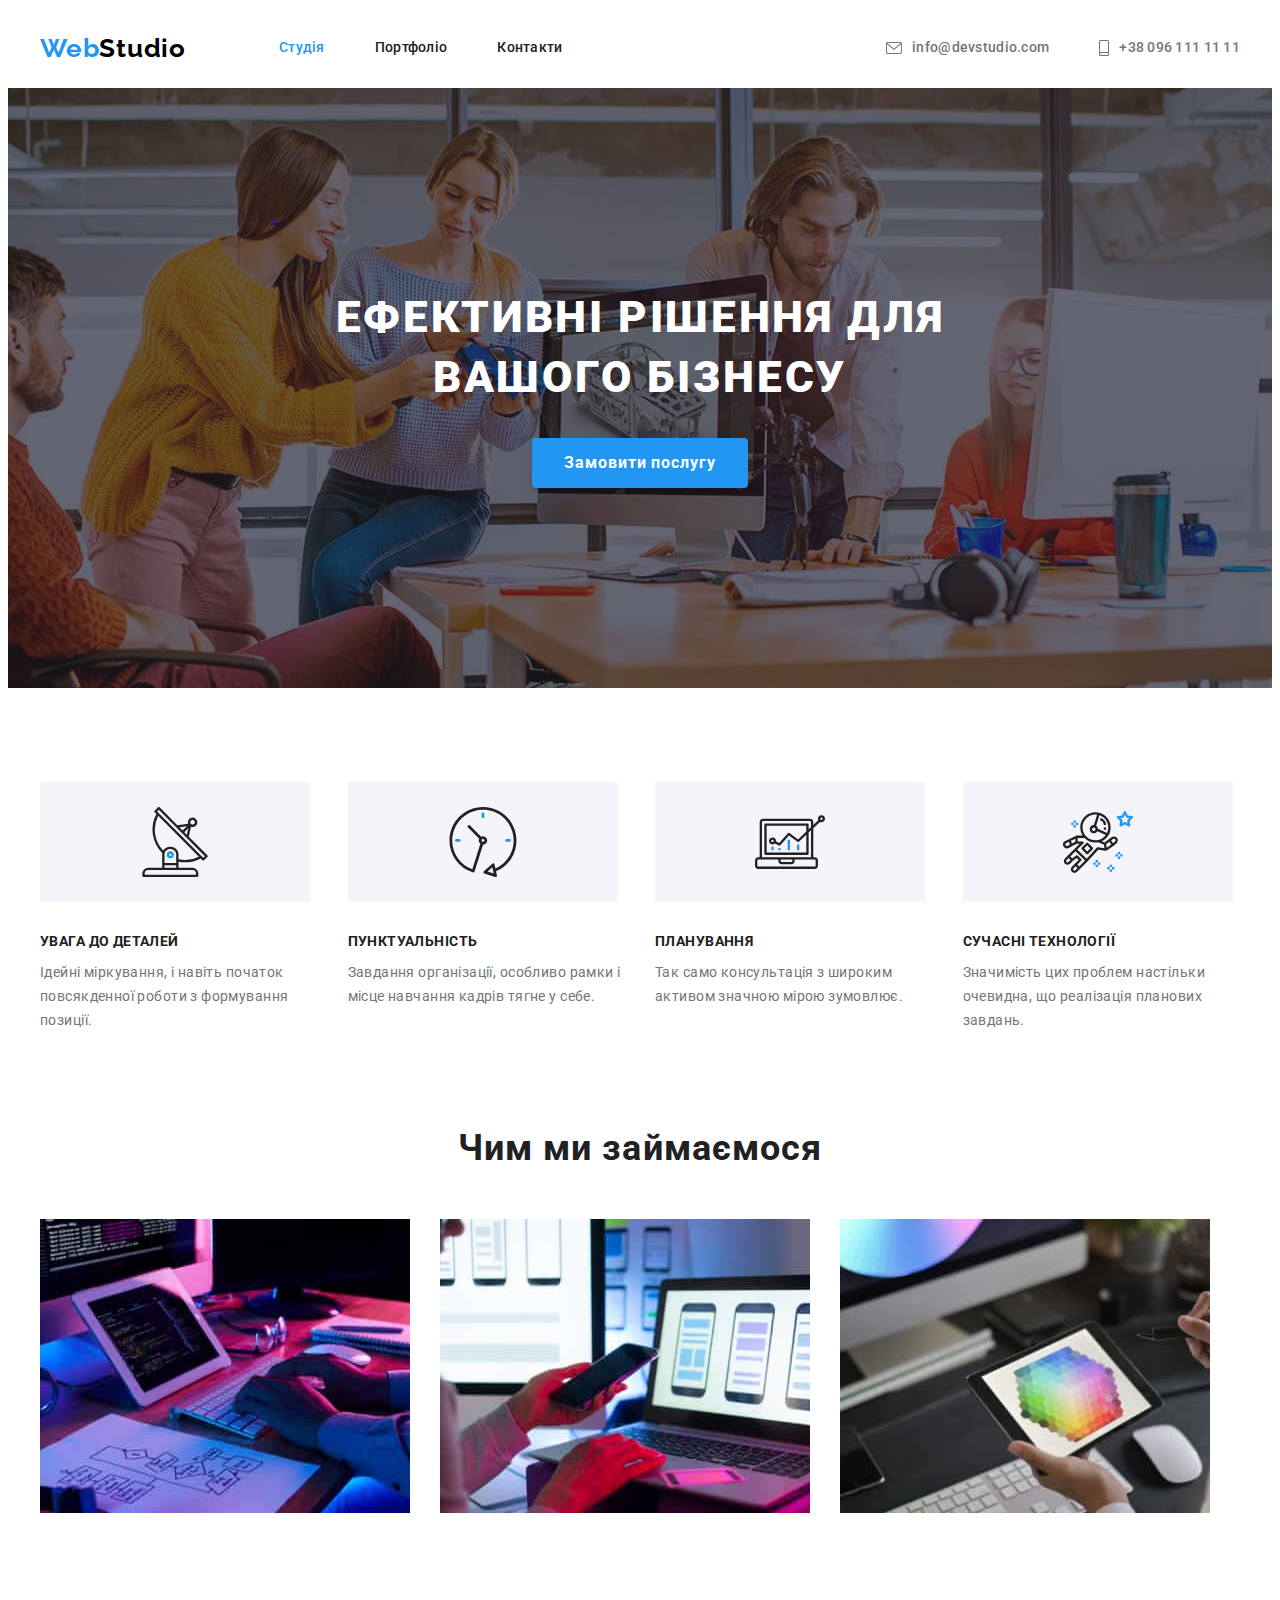
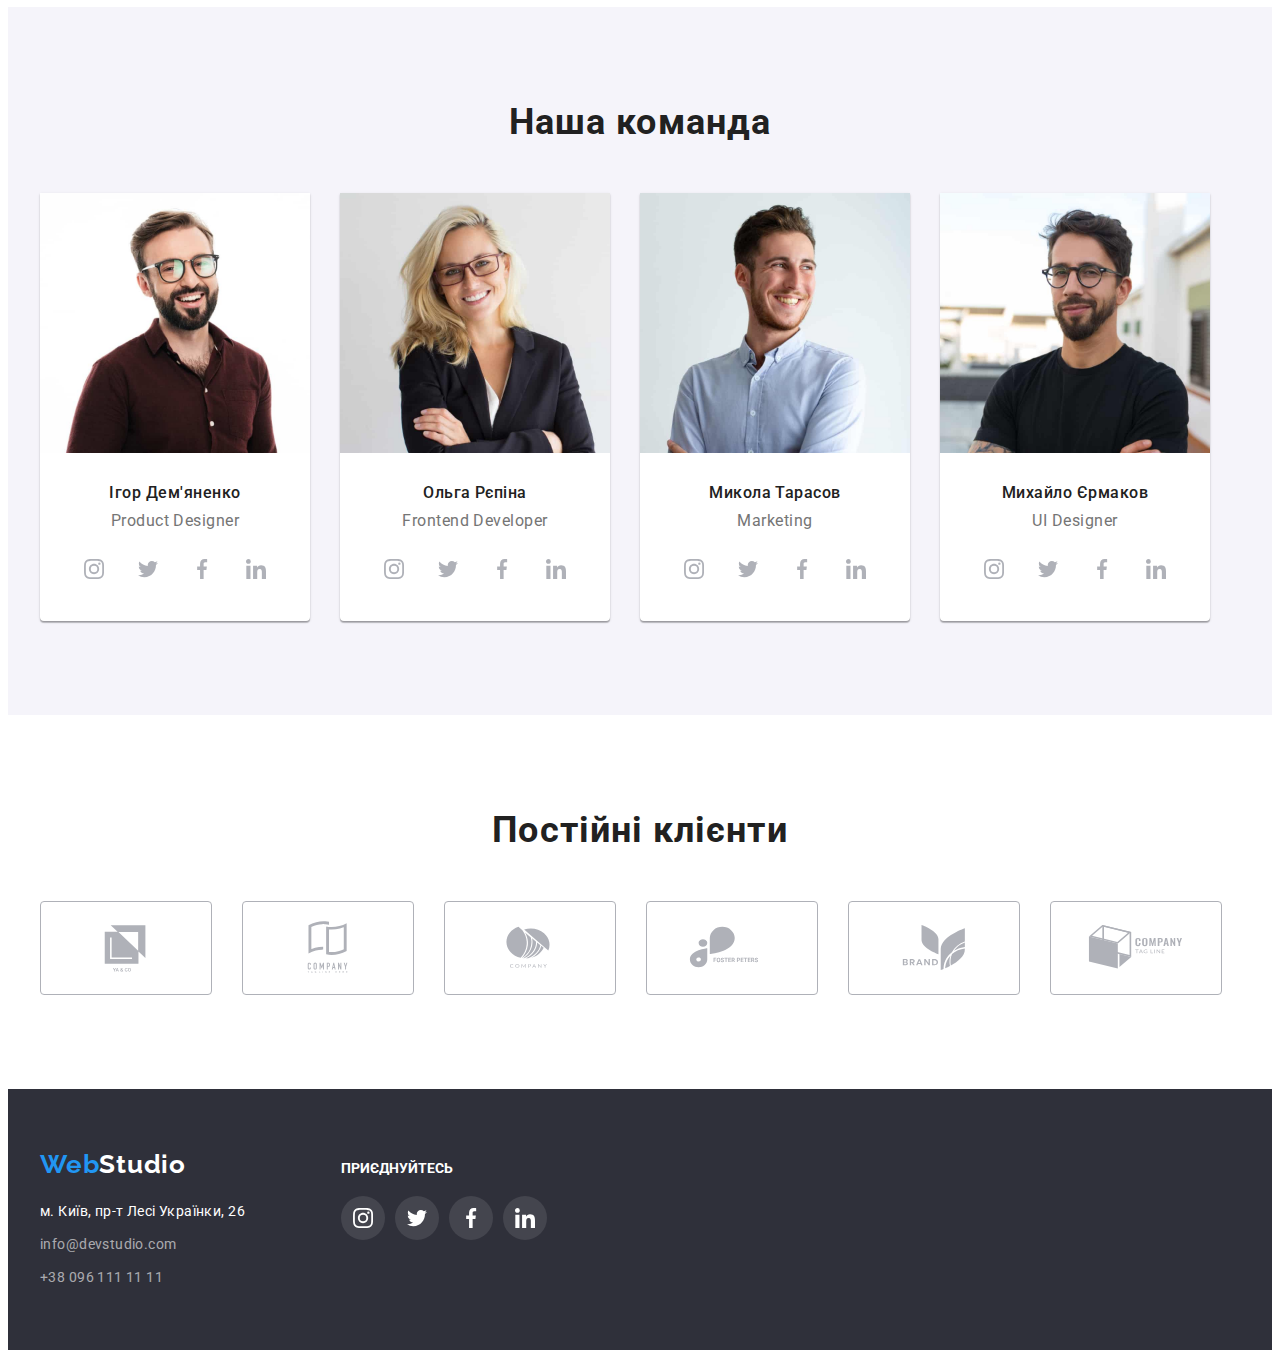
<file: index.html>
<!DOCTYPE html>
<html lang="uk">
  <head>
    <meta charset="utf-8" />
    <meta http-equiv="x-ua-Compatible" content="ie=edge" />
    <meta name="viewport" content="width=device-width, initial-scale=1.0" />
    <title>Студія</title>
    <link rel="preconnect" href="https://fonts.googleapis.com" />
    <link rel="preconnect" href="https://fonts.gstatic.com" crossorigin />
    <link
      href="https://fonts.googleapis.com/css2?family=Raleway:wght@700&family=Roboto:wght@400;500;700;900&display=swap"
      rel="stylesheet"
    />
    <link
      rel="stylesheet"
      href="https://cdnjs.cloudflare.com/ajax/libs/modern-normalize/1.1.0/modern-normalize.min.css"
      integrity="sha512-wpPYUAdjBVSE4KJnH1VR1HeZfpl1ub8YT/NKx4PuQ5NmX2tKuGu6U/JRp5y+Y8XG2tV+wKQpNHVUX03MfMFn9Q=="
      crossorigin="anonymous"
      referrerpolicy="no-referrer"
    />
    <link rel="stylesheet" href="./css/styles.css" />
  </head>

  <body>
    <!-- Шапка -->
    <header class="header">
      <div class="container">
        <a href="./index.html" class="logo"><span class="logo-accent">Web</span>Studio</a>

        <nav>
          <ul class="site-nav list">
            <li class="nav-item"><a href="/" class="link current">Студія</a></li>
            <li class="nav-item"><a href="./portfolio.html" class="link">Портфоліо</a></li>
            <li class="nav-item"><a href="" class="link">Контакти</a></li>
          </ul>
        </nav>
        <ul class="contact list">
          <li class="contact-item">
            <a href="mailto:info@devstudio.com" class="header-mail link" aria-label="Пошта іконка"
              >info@devstudio.com
              <svg width="16" height="12" class="header-icon">
                <use href="./images/icons.svg#envelope"></use>
              </svg>
            </a>
          </li>
          <li class="contact-item">
            <a href="tel:+380961111111" class="header-tel link" aria-label="Телефон іконка"
              >+38 096 111 11 11
              <svg width="10" height="16" class="header-icon">
                <use href="./images/icons.svg#smartphone"></use>
              </svg>
            </a>
          </li>
        </ul>
      </div>
    </header>

    <!-- Основна частина -->
    <main>
      <!-- Hero -->
      <section class="hero">
        <div class="container">
          <h1 class="hero-title">Ефективні рішення для<br />вашого бізнесу</h1>
          <button type="button" class="btn" aria-label="Замовити послугу">Замовити послугу</button>
        </div>
      </section>

      <!-- Особливості -->
      <section class="section section-feature">
        <div class="container">
          <h2 class="visually-hidden">Особливості</h2>
          <ul class="feature-list list">
            <li class="feature-item">
              <div class="thumb">
                <svg width="70" height="70"><use href="./images/icons.svg#antenna"></use></svg>
              </div>
              <h3 class="feature-title">УВАГА ДО ДЕТАЛЕЙ</h3>
              <p class="feature-text">
                Ідейні міркування, і навіть початок повсякденної роботи з формування позиції.
              </p>
            </li>
            <li class="feature-item">
              <div class="thumb">
                <svg width="70" height="70"><use href="./images/icons.svg#clock"></use></svg>
              </div>
              <h3 class="feature-title">ПУНКТУАЛЬНІСТЬ</h3>
              <p class="feature-text">
                Завдання організації, особливо рамки і місце навчання кадрів тягне у себе.
              </p>
            </li>
            <li class="feature-item">
              <div class="thumb">
                <svg width="70" height="70"><use href="./images/icons.svg#diagram"></use></svg>
              </div>
              <h3 class="feature-title">ПЛАНУВАННЯ</h3>
              <p class="feature-text">
                Так само консультація з широким активом значною мірою зумовлює.
              </p>
            </li>
            <li class="feature-item">
              <div class="thumb">
                <svg width="70" height="70"><use href="./images/icons.svg#astronaut"></use></svg>
              </div>
              <h3 class="feature-title">СУЧАСНІ ТЕХНОЛОГІЇ</h3>
              <p class="feature-text">
                Значимість цих проблем настільки очевидна, що реалізація планових завдань.
              </p>
            </li>
          </ul>
        </div>
      </section>

      <!-- Чим ми займаємося -->
      <section class="section no-padding section-work">
        <div class="container">
          <h2 class="section-title">Чим ми займаємося</h2>
          <ul class="work-list list">
            <li class="item">
              <img src="./images/programming.jpg" alt="Програмування" width="370" height="294" />
            </li>
            <li class="item">
              <img src="./images/marketing.jpg" alt="Маркетинг" width="370" height="294" />
            </li>
            <li class="item">
              <img src="./images/web_design.jpg" alt="Веб-дизайн" width="370" height="294" />
            </li>
          </ul>
        </div>
      </section>

      <!-- Наша команда -->
      <section class="section section-team">
        <div class="container">
          <h2 class="section-title">Наша команда</h2>
          <ul class="team-list list">
            <li class="item-team">
              <img src="./images/team_1.jpg" alt="Ігор Дем'яненко" width="270" height="260" />
              <div class="content">
                <h3 class="title-team">Ігор Дем'яненко</h3>
                <p class="team-text">Product Designer</p>
                <ul class="social-list list">
                  <li class="social-item">
                    <a href="" aria-label="Instagram" class="social-link">
                      <svg width="20" height="20" class="social-icon">
                        <use href="./images/icons.svg#instagram"></use>
                      </svg>
                    </a>
                  </li>
                  <li class="social-item">
                    <a href="" aria-label="Twitter" class="social-link"
                      ><svg width="20" height="20" class="social-icon">
                        <use href="./images/icons.svg#twitter"></use>
                      </svg>
                    </a>
                  </li>
                  <li class="social-item">
                    <a href="" aria-label="Facebook" class="social-link"
                      ><svg width="20" height="20" class="social-icon">
                        <use href="./images/icons.svg#facebook"></use>
                      </svg>
                    </a>
                  </li>
                  <li class="social-item">
                    <a href="" aria-label="Linkedin" class="social-link"
                      ><svg width="20" height="20" class="social-icon">
                        <use href="./images/icons.svg#linkedin"></use>
                      </svg>
                    </a>
                  </li>
                </ul>
              </div>
            </li>
            <li class="item-team">
              <img src="./images/team_2.jpg" alt="Ольга Рєпіна" width="270" height="260" />
              <div class="content">
                <h3 class="title-team">Ольга Рєпіна</h3>
                <p class="team-text" lang="en">Frontend Developer</p>
                <ul class="social-list list">
                  <li class="social-item">
                    <a href="" aria-label="Instagram" class="social-link">
                      <svg width="20" height="20" class="social-icon">
                        <use href="./images/icons.svg#instagram"></use>
                      </svg>
                    </a>
                  </li>
                  <li class="social-item">
                    <a href="" aria-label="Twitter" class="social-link"
                      ><svg width="20" height="20" class="social-icon">
                        <use href="./images/icons.svg#twitter"></use>
                      </svg>
                    </a>
                  </li>
                  <li class="social-item">
                    <a href="" aria-label="Facebook" class="social-link"
                      ><svg width="20" height="20" class="social-icon">
                        <use href="./images/icons.svg#facebook"></use>
                      </svg>
                    </a>
                  </li>
                  <li class="social-item">
                    <a href="" aria-label="Linkedin" class="social-link"
                      ><svg width="20" height="20" class="social-icon">
                        <use href="./images/icons.svg#linkedin"></use>
                      </svg>
                    </a>
                  </li>
                </ul>
              </div>
            </li>
            <li class="item-team">
              <img src="./images/team_3.jpg" alt="Микола Тарасов" width="270" height="260" />
              <div class="content">
                <h3 class="title-team">Микола Тарасов</h3>
                <p class="team-text" lang="en">Marketing</p>
                <ul class="social-list list">
                  <li class="social-item">
                    <a href="" aria-label="Instagram" class="social-link">
                      <svg width="20" height="20" class="social-icon">
                        <use href="./images/icons.svg#instagram"></use>
                      </svg>
                    </a>
                  </li>
                  <li class="social-item">
                    <a href="" aria-label="Twitter" class="social-link"
                      ><svg width="20" height="20" class="social-icon">
                        <use href="./images/icons.svg#twitter"></use>
                      </svg>
                    </a>
                  </li>
                  <li class="social-item">
                    <a href="" aria-label="Facebook" class="social-link"
                      ><svg width="20" height="20" class="social-icon">
                        <use href="./images/icons.svg#facebook"></use>
                      </svg>
                    </a>
                  </li>
                  <li class="social-item">
                    <a href="" aria-label="Linkedin" class="social-link"
                      ><svg width="20" height="20" class="social-icon">
                        <use href="./images/icons.svg#linkedin"></use>
                      </svg>
                    </a>
                  </li>
                </ul>
              </div>
            </li>
            <li class="item-team">
              <img src="./images/team_4.jpg" alt="Михайло Єрмаков" width="270" height="260" />
              <div class="content">
                <h3 class="title-team">Михайло Єрмаков</h3>
                <p class="team-text" lang="en">UI Designer</p>
                <ul class="social-list list">
                  <li class="social-item">
                    <a href="" aria-label="Instagram" class="social-link">
                      <svg width="20" height="20" class="social-icon">
                        <use href="./images/icons.svg#instagram"></use>
                      </svg>
                    </a>
                  </li>
                  <li class="social-item">
                    <a href="" aria-label="Twitter" class="social-link"
                      ><svg width="20" height="20" class="social-icon">
                        <use href="./images/icons.svg#twitter"></use>
                      </svg>
                    </a>
                  </li>
                  <li class="social-item">
                    <a href="" aria-label="Facebook" class="social-link"
                      ><svg width="20" height="20" class="social-icon">
                        <use href="./images/icons.svg#facebook"></use>
                      </svg>
                    </a>
                  </li>
                  <li class="social-item">
                    <a href="" aria-label="Linkedin" class="social-link"
                      ><svg width="20" height="20" class="social-icon">
                        <use href="./images/icons.svg#linkedin"></use>
                      </svg>
                    </a>
                  </li>
                </ul>
              </div>
            </li>
          </ul>
        </div>
      </section>
    </main>

    <!-- Постійні клієнти -->

    <section class="section section-client">
      <div class="container">
        <h2 class="section-title">Постійні клієнти</h2>
        <ul class="list-clients list">
          <li class="item-client">
            <a href="" aria-label="Логотип компанії іконка" class="link-client">
              <svg width="106" height="60" class="client-icon">
                <use href="./images/icons.svg#logo_1"></use>
              </svg>
            </a>
          </li>
          <li class="item-client">
            <a href="" aria-label="Логотип компанії іконка" class="link-client">
              <svg width="106" height="60" class="client-icon">
                <use href="./images/icons.svg#logo_2"></use>
              </svg>
            </a>
          </li>
          <li class="item-client">
            <a href="" aria-label="Логотип компанії іконка" class="link-client">
              <svg width="106" height="60" class="client-icon">
                <use href="./images/icons.svg#logo_3"></use>
              </svg>
            </a>
          </li>
          <li class="item-client">
            <a href="" aria-label="Логотип компанії іконка" class="link-client">
              <svg width="106" height="60" class="client-icon">
                <use href="./images/icons.svg#logo_4"></use>
              </svg>
            </a>
          </li>
          <li class="item-client">
            <a href="" aria-label="Логотип компанії іконка" class="link-client">
              <svg width="106" height="60" class="client-icon">
                <use href="./images/icons.svg#logo_5"></use>
              </svg>
            </a>
          </li>
          <li class="item-client">
            <a href="" aria-label="Логотип компанії іконка" class="link-client">
              <svg width="106" height="60" class="client-icon">
                <use href="./images/icons.svg#logo_6"></use>
              </svg>
            </a>
          </li>
        </ul>
      </div>
    </section>

    <!-- Підвал-->
    <footer class="footer">
      <div class="container">
        <div class="address-wrapper">
          <a href="./index.html" class="logo">Web<span class="logo-accent">Studio</span></a>
          <address class="address-footer">
            <p class="footer-text">м. Київ, пр-т Лесі Українки, 26</p>
            <ul class="contact list">
              <li>
                <a href="mailto:info@devstudio.com" class="link-footer">info@devstudio.com</a>
              </li>
              <li><a href="tel:+380961111111" class="link-footer">+38 096 111 11 11</a></li>
            </ul>
          </address>
        </div>
        <div class="social-wrapper">
          <p class="social-text">приєднуйтесь</p>
          <ul class="social-list list">
            <li class="social-item">
              <a href="" aria-label="Instagram" class="social-link">
                <svg width="20" height="20" class="icon-footer">
                  <use href="./images/icons.svg#instagram"></use>
                </svg>
              </a>
            </li>
            <li class="social-item">
              <a href="" aria-label="Twitter" class="social-link"
                ><svg width="20" height="20" class="icon-footer">
                  <use href="./images/icons.svg#twitter"></use>
                </svg>
              </a>
            </li>
            <li class="social-item">
              <a href="" aria-label="Facebook" class="social-link"
                ><svg width="20" height="20" class="icon-footer">
                  <use href="./images/icons.svg#facebook"></use>
                </svg>
              </a>
            </li>
            <li class="social-item">
              <a href="" aria-label="Linkedin" class="social-link"
                ><svg width="20" height="20" class="icon-footer">
                  <use href="./images/icons.svg#linkedin"></use>
                </svg>
              </a>
            </li>
          </ul>
        </div>
      </div>
    </footer>
  </body>
</html>
</file>
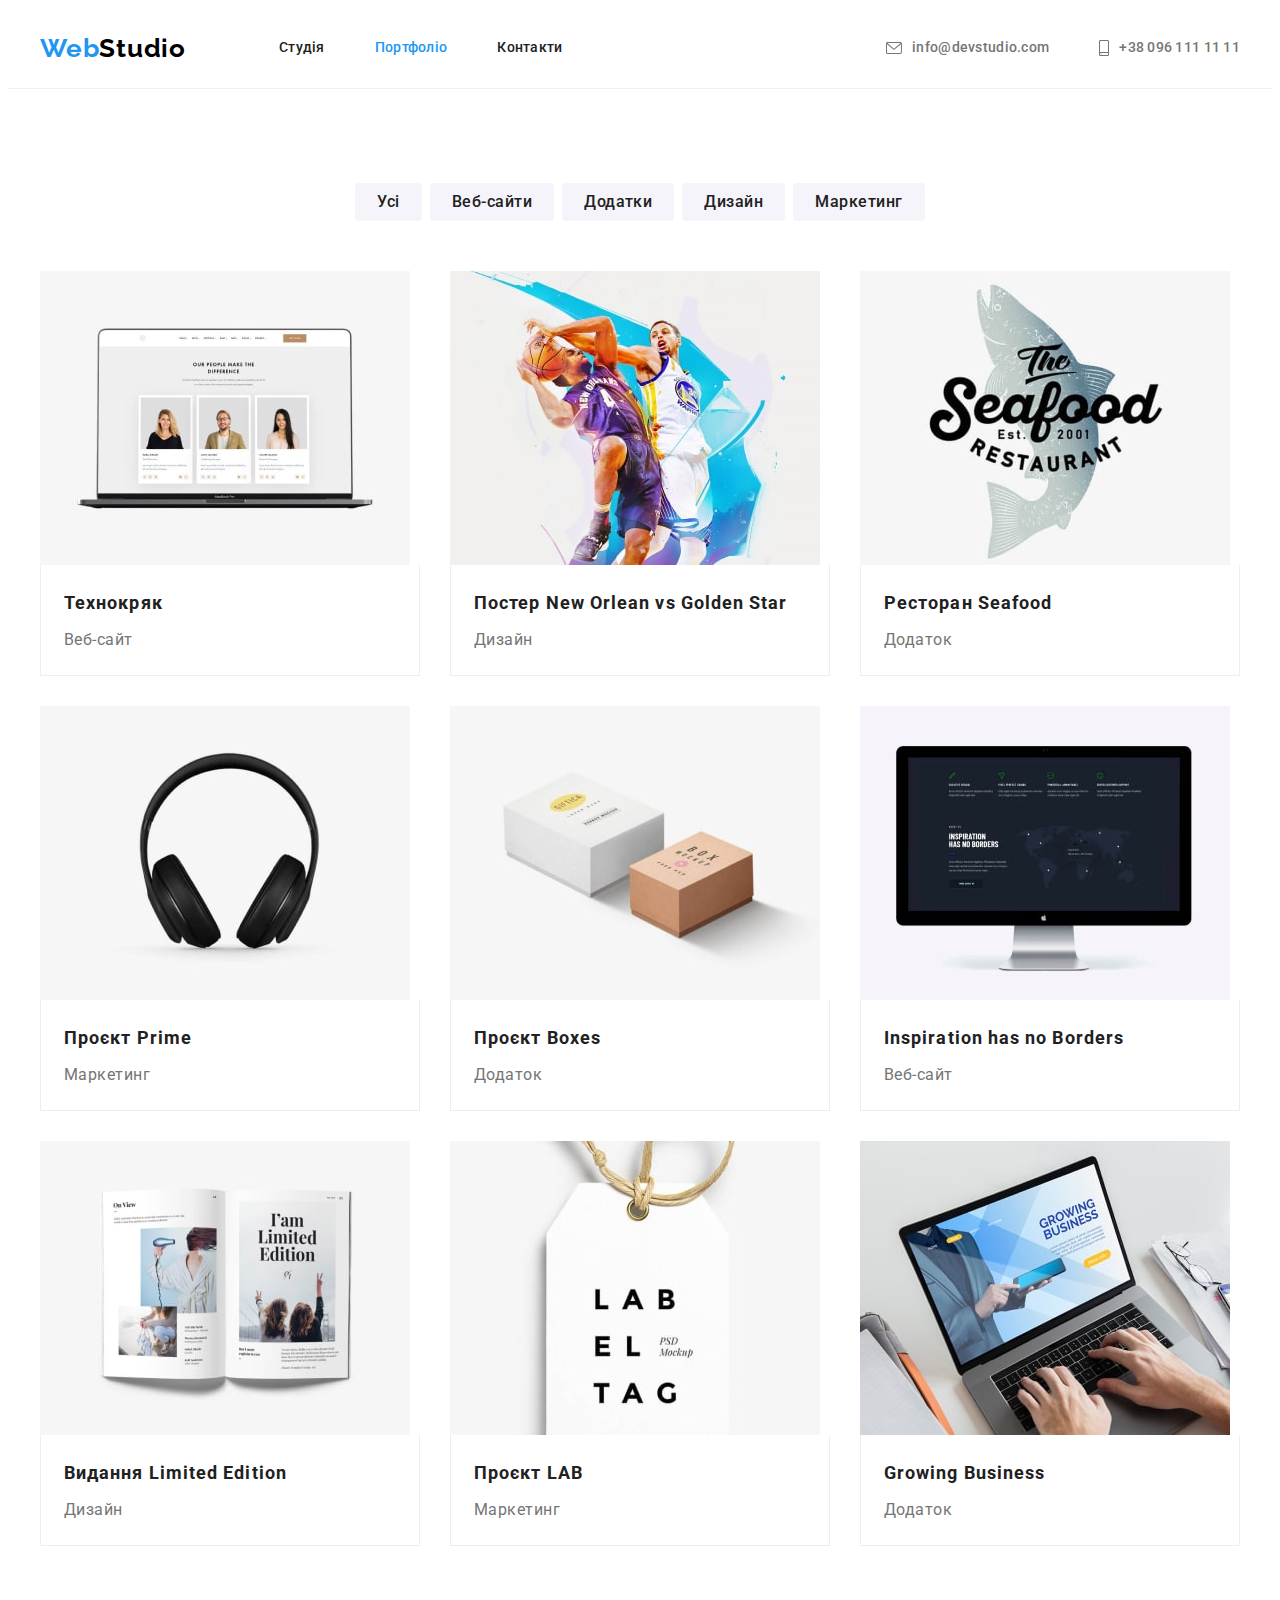
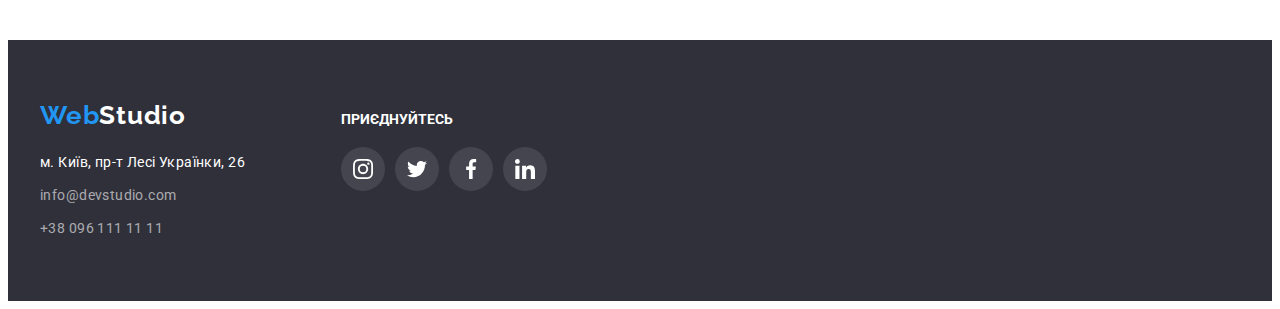
<file: portfolio.html>
<!DOCTYPE html>
<html lang="uk">
  <head>
    <meta charset="utf-8" />
    <meta http-equiv="x-ua-Compatible" content="ie=edge" />
    <meta name="viewport" content="width=device-width, initial-scale=1.0" />
    <title>Портфоліо</title>
    <link rel="preconnect" href="https://fonts.googleapis.com" />
    <link rel="preconnect" href="https://fonts.gstatic.com" crossorigin />
    <link
      href="https://fonts.googleapis.com/css2?family=Raleway:wght@700&family=Roboto:wght@400;500;700;900&display=swap"
      rel="stylesheet"
    />
    <link
      rel="stylesheet"
      href="https://cdnjs.cloudflare.com/ajax/libs/modern-normalize/1.1.0/modern-normalize.min.css"
      integrity="sha512-wpPYUAdjBVSE4KJnH1VR1HeZfpl1ub8YT/NKx4PuQ5NmX2tKuGu6U/JRp5y+Y8XG2tV+wKQpNHVUX03MfMFn9Q=="
      crossorigin="anonymous"
      referrerpolicy="no-referrer"
    />
    <link rel="stylesheet" href="./css/styles.css" />
  </head>

  <body>
    <!-- Шапка -->
    <header class="header portfolio">
      <div class="container">
        <a href="./index.html" class="logo"><span class="logo-accent">Web</span>Studio</a>

        <nav>
          <ul class="site-nav list">
            <li class="nav-item"><a href="./index.html" class="link">Студія</a></li>
            <li class="nav-item"><a href="./portfolio.html" class="link current">Портфоліо</a></li>
            <li class="nav-item"><a href="" class="link">Контакти</a></li>
          </ul>
        </nav>
        <ul class="contact list">
          <li class="contact-item">
            <a href="mailto:info@devstudio.com" class="header-mail link" aria-label="Пошта іконка"
              >info@devstudio.com
              <svg width="16" height="12" class="header-icon">
                <use href="./images/icons.svg#envelope"></use>
              </svg>
            </a>
          </li>
          <li class="contact-item">
            <a href="tel:+380961111111" class="header-tel link" aria-label="Телефон іконка"
              >+38 096 111 11 11
              <svg width="10" height="16" class="header-icon">
                <use href="./images/icons.svg#smartphone"></use>
              </svg>
            </a>
          </li>
        </ul>
      </div>
    </header>

    <!-- Основна частина -->
    <main>
      <!-- Проєкти' -->
      <section class="section section-projects">
        <div class="container">
          <h1 class="visually-hidden">Продукція WebStudio</h1>
          <ul class="filter list">
            <li class="item-filter"><button type="button" class="btn">Усі</button></li>
            <li class="item-filter"><button type="button" class="btn">Веб-сайти</button></li>
            <li class="item-filter"><button type="button" class="btn">Додатки</button></li>
            <li class="item-filter"><button type="button" class="btn">Дизайн</button></li>
            <li class="item-filter"><button type="button" class="btn">Маркетинг</button></li>
          </ul>
          <ul class="projects-list list">
            <li class="project-item">
              <a href="" class="item-link">
                <img src="./images/project_1.jpg" alt="Проєкт № 1" width="370" />
                <div class="content">
                  <h2 class="item-title">Технокряк</h2>
                  <p class="item-text">Веб-сайт</p>
                </div>
              </a>
            </li>
            <li class="project-item">
              <a href="" class="item-link">
                <img src="./images/project_2.jpg" alt="Проєкт № 2" width="370" />
                <div class="content">
                  <h2 class="item-title">Постер New Orlean vs Golden Star</h2>
                  <p class="item-text">Дизайн</p>
                </div>
              </a>
            </li>
            <li class="project-item">
              <a href="" class="item-link">
                <img src="./images/project_3.jpg" alt="Проєкт № 3" width="370" />
                <div class="content">
                  <h2 class="item-title">Ресторан Seafood</h2>
                  <p class="item-text">Додаток</p>
                </div>
              </a>
            </li>
            <li class="project-item">
              <a href="" class="item-link">
                <img src="./images/project_4.jpg" alt="Проєкт № 4" width="370" />
                <div class="content">
                  <h2 class="item-title">Проєкт Prime</h2>
                  <p class="item-text">Маркетинг</p>
                </div>
              </a>
            </li>
            <li class="project-item">
              <a href="" class="item-link">
                <img src="./images/project_5.jpg" alt="Проєкт № 5" width="370" />
                <div class="content">
                  <h2 class="item-title">Проєкт Boxes</h2>
                  <p class="item-text">Додаток</p>
                </div>
              </a>
            </li>
            <li class="project-item">
              <a href="" class="item-link">
                <img src="./images/project_6.jpg" alt="Проєкт № 6" width="370" />
                <div class="content">
                  <h2 class="item-title">Inspiration has no Borders</h2>
                  <p class="item-text">Веб-сайт</p>
                </div>
              </a>
            </li>
            <li class="project-item">
              <a href="" class="item-link">
                <img src="./images/project_7.jpg" alt="Проєкт № 7" width="370" />
                <div class="content">
                  <h2 class="item-title">Видання Limited Edition</h2>
                  <p class="item-text">Дизайн</p>
                </div>
              </a>
            </li>
            <li class="project-item">
              <a href="" class="item-link">
                <img src="./images/project_8.jpg" alt="Проєкт № 8" width="370" />
                <div class="content">
                  <h2 class="item-title">Проєкт LAB</h2>
                  <p class="item-text">Маркетинг</p>
                </div>
              </a>
            </li>
            <li class="project-item">
              <a href="" class="item-link">
                <img src="./images/project_9.jpg" alt="Проєкт № 9" width="370" />
                <div class="content">
                  <h2 class="item-title">Growing Business</h2>
                  <p class="item-text">Додаток</p>
                </div>
              </a>
            </li>
          </ul>
        </div>
      </section>
    </main>

    <!-- Підвал-->
    <footer class="footer">
      <div class="container">
        <div class="address-wrapper">
          <a href="./index.html" class="logo">Web<span class="logo-accent">Studio</span></a>
          <address class="address-footer">
            <p class="footer-text">м. Київ, пр-т Лесі Українки, 26</p>
            <ul class="contact list">
              <li>
                <a href="mailto:info@devstudio.com" class="link-footer">info@devstudio.com</a>
              </li>
              <li><a href="tel:+380961111111" class="link-footer">+38 096 111 11 11</a></li>
            </ul>
          </address>
        </div>
        <div class="social-wrapper">
          <p class="social-text">приєднуйтесь</p>
          <ul class="social-list list">
            <li class="social-item">
              <a href="" aria-label="Instagram" class="social-link">
                <svg width="20" height="20" class="icon-footer">
                  <use href="./images/icons.svg#instagram"></use>
                </svg>
              </a>
            </li>
            <li class="social-item">
              <a href="" aria-label="Twitter" class="social-link"
                ><svg width="20" height="20" class="icon-footer">
                  <use href="./images/icons.svg#twitter"></use>
                </svg>
              </a>
            </li>
            <li class="social-item">
              <a href="" aria-label="Facebook" class="social-link"
                ><svg width="20" height="20" class="icon-footer">
                  <use href="./images/icons.svg#facebook"></use>
                </svg>
              </a>
            </li>
            <li class="social-item">
              <a href="" aria-label="Linkedin" class="social-link"
                ><svg width="20" height="20" class="icon-footer">
                  <use href="./images/icons.svg#linkedin"></use>
                </svg>
              </a>
            </li>
          </ul>
        </div>
      </div>
    </footer>
  </body>
</html>
</file>
<file: css/styles.css>
:root {
  --primary-text-color: #757575;
  --title-text-color: #212121;
  --accent-color: #2196f3;
  --primary-bg-color: #ffffff;
  --secondary-bg-color: #f5f4fa;
  --tertiary-bg-color: #2f303a;
  --gap-projects-list: 30px;
  --number-items: 3;
  --primary-icon-fill: #afb1b8;
  --secondary-icon-fill: #ffffff;
}

.list {
  list-style: none;
}

body {
  background-color: var(--primary-bg-color);
  color: var(--primary-text-color);
  font-family: 'Roboto', sans-serif;
  font-style: normal;
  font-weight: 400;
}

h1,
h2,
h3,
ul,
p {
  margin-top: 0;
  margin-bottom: 0;
}

ul {
  padding-left: 0;
}

img {
  display: block;
  max-width: 100%;
}

.container {
  width: 1200px;
  margin: 0 auto;
  padding-left: 15px;
  padding-right: 15px;
}

.visually-hidden {
  position: absolute;
  white-space: nowrap;
  width: 1px;
  height: 1px;
  overflow: hidden;
  border: 0;
  padding: 0;
  clip: rect(0 0 0 0);
  clip-path: inset(50%);
  margin: -1px;
}

.section {
  padding: 94px 0;
}

.no-padding {
  padding-top: 0;
}

/* Шапка */

.header .container {
  display: flex;
  align-items: center;
}

/* Логотип */
.logo {
  color: #000000;
  font-family: 'Raleway', sans-serif;
  font-weight: 700;
  font-size: 26px;
  line-height: 1.19;
  letter-spacing: 0.03em;
  text-decoration: none;
}

.logo-accent {
  color: var(--accent-color);
}

/* Навігація */

.site-nav {
  display: flex;
  margin-left: 93px;
}

.nav-item + .nav-item {
  margin-left: 50px;
}

.site-nav .link {
  display: block;
  padding: 32px 0;

  font-weight: 500;
  font-size: 14px;
  line-height: 1.14;
  letter-spacing: 0.02em;
  text-decoration: none;
  color: #212121;
}

.site-nav .link:hover,
.site-nav .link:focus {
  color: var(--accent-color);
}

.site-nav .link.current {
  color: var(--accent-color);
}

/* Контакти */

.header .contact {
  display: flex;
  margin-left: auto;
}

.header .contact-item + .contact-item {
  margin-left: 50px;
}

.contact .link {
  color: var(--primary-text-color);
  text-decoration: none;
  font-weight: 500;
  font-size: 14px;
  line-height: 1.14;
  letter-spacing: 0.02em;
}

.header-icon {
  fill: currentColor;
}

.contact .link:hover,
.contact .link:focus {
  color: var(--accent-color);
}

.header-mail {
  display: flex;
  flex-direction: row-reverse;
  justify-content: center;
  align-items: center;
  gap: 10px;
}

.header-tel {
  display: flex;
  flex-direction: row-reverse;
  justify-content: center;
  align-items: center;
  gap: 10px;
}

/* Hero */

.hero {
  max-width: 1600px;
  margin: 0 auto;
  padding-top: 200px;
  padding-bottom: 200px;
  background-color: var(--tertiary-bg-color);
  background-image: linear-gradient(rgba(47, 48, 58, 0.4), rgba(47, 48, 58, 0.4)),
    url(../images/hero.jpg);
  background-position: center;
  text-align: center;
}

.hero-title {
  margin-bottom: 30px;
  color: #ffffff;
  font-weight: 900;
  font-size: 44px;
  line-height: 1.36;
  letter-spacing: 0.06em;
  text-transform: uppercase;
}

.hero .btn {
  display: inline-block;
  border-style: none;
  min-width: 216px;
  border-radius: 4px;
  padding: 10px 32px;
  box-shadow: 0px 4px 4px rgba(0, 0, 0, 0.15);

  color: #ffffff;
  background-color: var(--accent-color);
  cursor: pointer;
  font-family: 'Roboto', sans-serif;
  font-style: normal;
  font-weight: 700;
  font-size: 16px;
  line-height: 1.88;
  letter-spacing: 0.06em;
}

.hero .btn:hover,
.hero .btn:focus {
  background-color: #188ce8;
}

/* Секції заголовки */

.section-title {
  color: var(--title-text-color);
  font-weight: 700;
  font-size: 36px;
  line-height: 1.17;
  text-align: center;
  letter-spacing: 0.03em;
}

/* Особливості */

.feature-list {
  display: flex;
  gap: 30px;
}

.feature-item {
  flex-basis: calc((100% - 3 * 30px) / 4);
}

.feature-item .thumb {
  display: flex;
  justify-content: center;
  align-items: center;
  width: 270px;
  height: 120px;
  background-color: var(--secondary-bg-color);
  margin-bottom: 30px;
}

.feature-title {
  margin-bottom: 10px;

  color: var(--title-text-color);
  font-weight: 700;
  font-size: 14px;
  line-height: 1.36;
  letter-spacing: 0.03em;
  text-transform: uppercase;
}

.feature-text {
  font-size: 14px;
  line-height: 1.71;
  letter-spacing: 0.03em;
}

/* Чим ми займаємося */

.section-work .section-title {
  margin-bottom: 50px;
}

.work-list {
  display: flex;
  gap: 30px;
}

/* Наша команда */

.section-team {
  background-color: var(--secondary-bg-color);
}

.team-list {
  display: flex;
  gap: 30px;
}

.section-team .section-title {
  margin-bottom: 50px;
}

.item-team {
  background-color: var(--primary-bg-color);
  border-radius: 0px 0px 4px 4px;
  box-shadow: 0px 1px 3px rgba(0, 0, 0, 0.12), 0px 1px 1px rgba(0, 0, 0, 0.14),
    0px 2px 1px rgba(0, 0, 0, 0.2);
}

.team-list .content {
  padding-top: 30px;
  padding-bottom: 30px;
}

.title-team {
  margin-bottom: 10px;
  color: var(--title-text-color);
  font-weight: 500;
  font-size: 16px;
  line-height: 1.19;
  letter-spacing: 0.03em;
  text-align: center;
}

.team-text {
  margin-bottom: 16px;
  font-size: 16px;
  line-height: 1.18;
  letter-spacing: 0.03em;
  text-align: center;
}

.social-list {
  display: flex;
  justify-content: center;
  gap: 10px;
}

.social-link {
  display: flex;
  padding: 12px;
  border-radius: 50%;
  color: var(--primary-icon-fill);
}

.social-icon {
  fill: currentColor;
}

.social-link:hover,
.social-link:focus {
  background-color: var(--accent-color);
  color: var(--secondary-icon-fill);
}

/* Постійні клієнти */

.section-client .section-title {
  margin-bottom: 50px;
}

.list-clients {
  display: flex;
  flex-wrap: wrap;
  gap: 30px;
}

.link-client {
  display: flex;
  align-items: center;
  justify-content: center;
  width: 170px;
  height: 92px;

  border: 1px solid var(--primary-icon-fill);
  border-radius: 4px;
  color: var(--primary-icon-fill);
}

.client-icon {
  fill: currentColor;
}

.link-client:hover,
.link-client:focus {
  border: 1px solid var(--accent-color);
  color: var(--accent-color);
}

/* Підвал */

.footer {
  padding: 60px 0;
  background-color: var(--tertiary-bg-color);
}

.footer .container {
  display: flex;
  align-items: baseline;
}

/* Контакти */

.address-wrapper {
  min-width: 231px;
  margin-right: 70px;
}

.footer .contact {
  padding-left: 0;
}

.footer .logo {
  display: inline-block;
  margin-bottom: 20px;
  color: var(--accent-color);
}

.footer .logo-accent {
  color: #ffffff;
}

.address-footer {
  color: #ffffff;
  font-style: normal;
  font-size: 14px;
  line-height: 1.71;
  letter-spacing: 0.03em;
}

.contact .link-footer {
  display: inline-block;
  margin-top: 9px;
  color: rgba(255, 255, 255, 0.6);
  text-decoration: none;
  font-size: 14px;
  line-height: 1.71;
  letter-spacing: 0.03em;
}

.contact .link-footer:hover,
.contact .link-footer:focus {
  color: var(--accent-color);
}

/* Соціальні мережі */

.social-text {
  margin-bottom: 20px;

  font-weight: 700;
  font-size: 14px;
  line-height: 16px;
  letter-spacing: 1.14;
  text-transform: uppercase;

  color: #ffffff;
}

.social-wrapper .social-link {
  display: flex;
  padding: 12px;
  border-radius: 50%;
  background-color: rgba(255, 255, 255, 0.1);
  color: var(--secondary-icon-fill);
}

.icon-footer {
  fill: currentColor;
}

.social-wrapper .social-link:hover,
.social-wrapper .social-link:focus {
  background-color: var(--accent-color);
}

/* Портфоліо */
/* Шапка */

.header.portfolio {
  border-bottom: 1px solid #eeeeee;
}

/* Проєкти */

/* Фільтр */

.filter {
  display: flex;
  justify-content: center;
  margin-bottom: 50px;
}

.item-filter + .item-filter {
  margin-left: 8px;
}

.filter .btn {
  padding: 6px 22px;

  color: var(--title-text-color);
  background-color: #f5f4fa;
  border: none;
  cursor: pointer;
  font-family: 'Roboto', sans-serif;
  font-style: normal;
  font-weight: 500;
  font-size: 16px;
  line-height: 1.62;
  letter-spacing: 0.03em;
  border-radius: 4px;
}

.filter .btn:hover,
.filter .btn:focus {
  color: #ffffff;
  background-color: var(--accent-color);
  box-shadow: 0px 3px 1px rgba(0, 0, 0, 0.1), 0px 1px 2px rgba(0, 0, 0, 0.08),
    0px 2px 2px rgba(0, 0, 0, 0.12);
}

/* Картки */

.projects-list {
  display: flex;
  flex-wrap: wrap;
  gap: var(--gap-projects-list);
}

.project-item {
  flex-basis: calc(
    (100% - (var(--number-items) - 1) * var(--gap-projects-list)) / var(--number-items)
  );
}

.item-link {
  display: block;
  text-decoration: none;
}

.item-link:hover,
.item-link:focus {
  box-shadow: 0px 1px 1px rgba(0, 0, 0, 0.12), 0px 4px 4px rgba(0, 0, 0, 0.06),
    1px 4px 6px rgba(0, 0, 0, 0.16);
}

.project-item .content {
  padding: 20px 23px;
  border: 1px solid #eeeeee;
  border-top: none;
}

.item-title {
  color: var(--title-text-color);
  margin-bottom: 4px;
  font-weight: 700;
  font-size: 18px;
  line-height: 2;
  letter-spacing: 0.06em;
}

.item-text {
  color: var(--primary-text-color);
  font-size: 16px;
  line-height: 1.88;
  letter-spacing: 0.03em;
}
</file>
